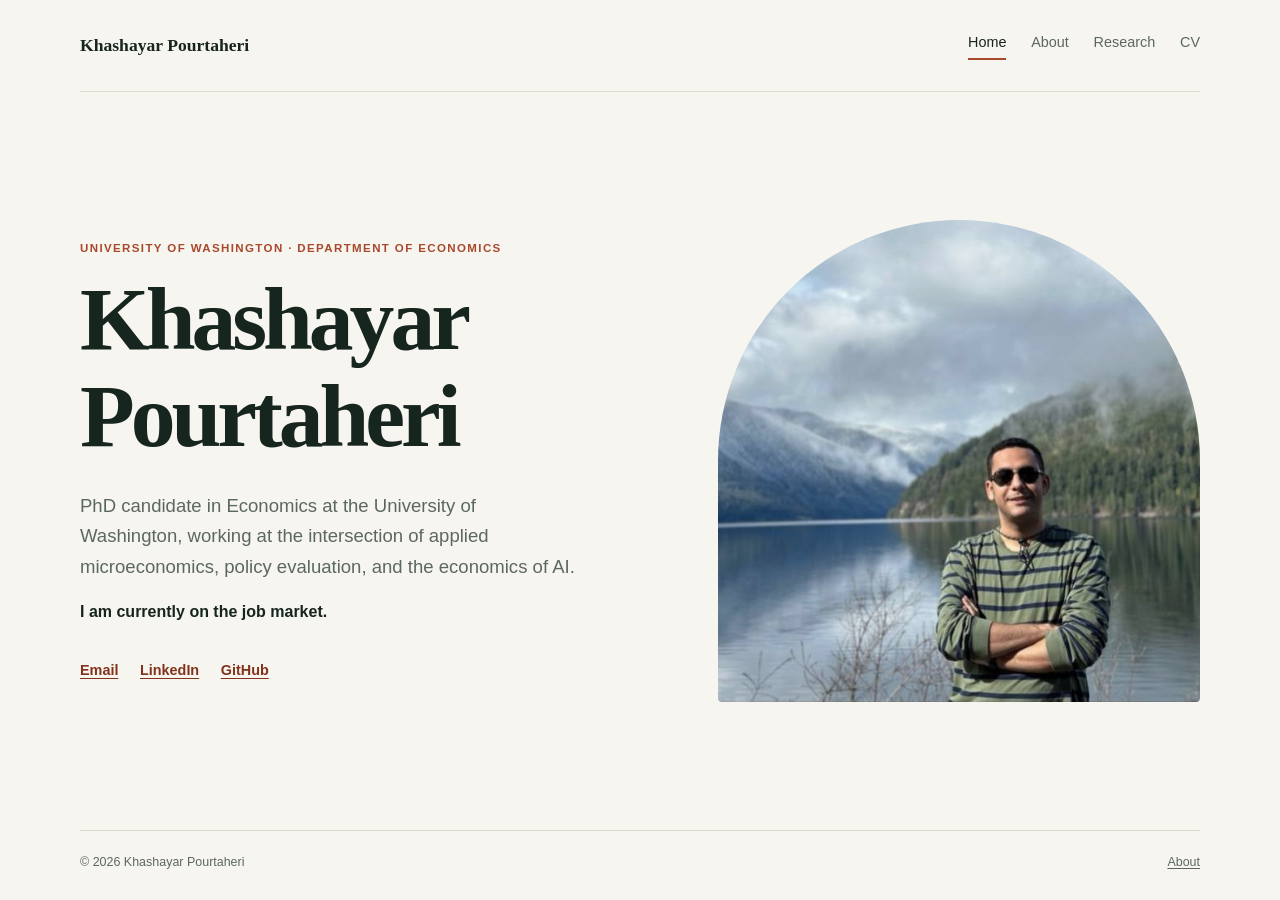
<file: index.html>
<!doctype html>
<html lang="en">
  <head>
    <meta charset="utf-8">
    <meta name="viewport" content="width=device-width, initial-scale=1">
    <meta name="description" content="Personal website of Khashayar Pourtaheri, PhD candidate in Economics at the University of Washington.">
    <title>Khashayar Pourtaheri | Economics</title>
    <link rel="stylesheet" href="assets/css/styles.css">
  </head>
  <body>
    <header class="site-header">
      <a class="wordmark" href="index.html">Khashayar Pourtaheri</a>
      <nav aria-label="Main navigation">
        <a class="active" href="index.html" aria-current="page">Home</a>
        <a href="about.html">About</a>
        <a href="research.html">Research</a>
        <a href="cv.html">CV</a>
      </nav>
    </header>

    <main class="hero">
      <section class="hero-copy" aria-labelledby="page-title">
        <p class="eyebrow">University of Washington · Department of Economics</p>
        <h1 id="page-title">Khashayar<br>Pourtaheri</h1>
        <p class="intro">PhD candidate in Economics at the University of Washington, working at the intersection of applied microeconomics, policy evaluation, and the economics of AI.</p>
        <p class="job-market">I am currently on the job market.</p>
        <div class="contact-links" aria-label="Contact and social links">
          <a href="mailto:khashayar.pourtaheri@gmail.com">Email</a>
          <a href="https://www.linkedin.com/in/khashayar-pourtahri" target="_blank" rel="noopener noreferrer">LinkedIn</a>
          <a href="https://github.com/PKh1994" target="_blank" rel="noopener noreferrer">GitHub</a>
        </div>
      </section>
      <figure class="hero-portrait">
        <img src="assets/images/khashayar-pourtaheri.jpg" alt="Khashayar Pourtaheri">
      </figure>
    </main>

    <footer>
      <span>© <span id="year"></span> Khashayar Pourtaheri</span>
      <a href="about.html">About</a>
    </footer>
    <script>document.getElementById("year").textContent = new Date().getFullYear();</script>
  </body>
</html>
</file>
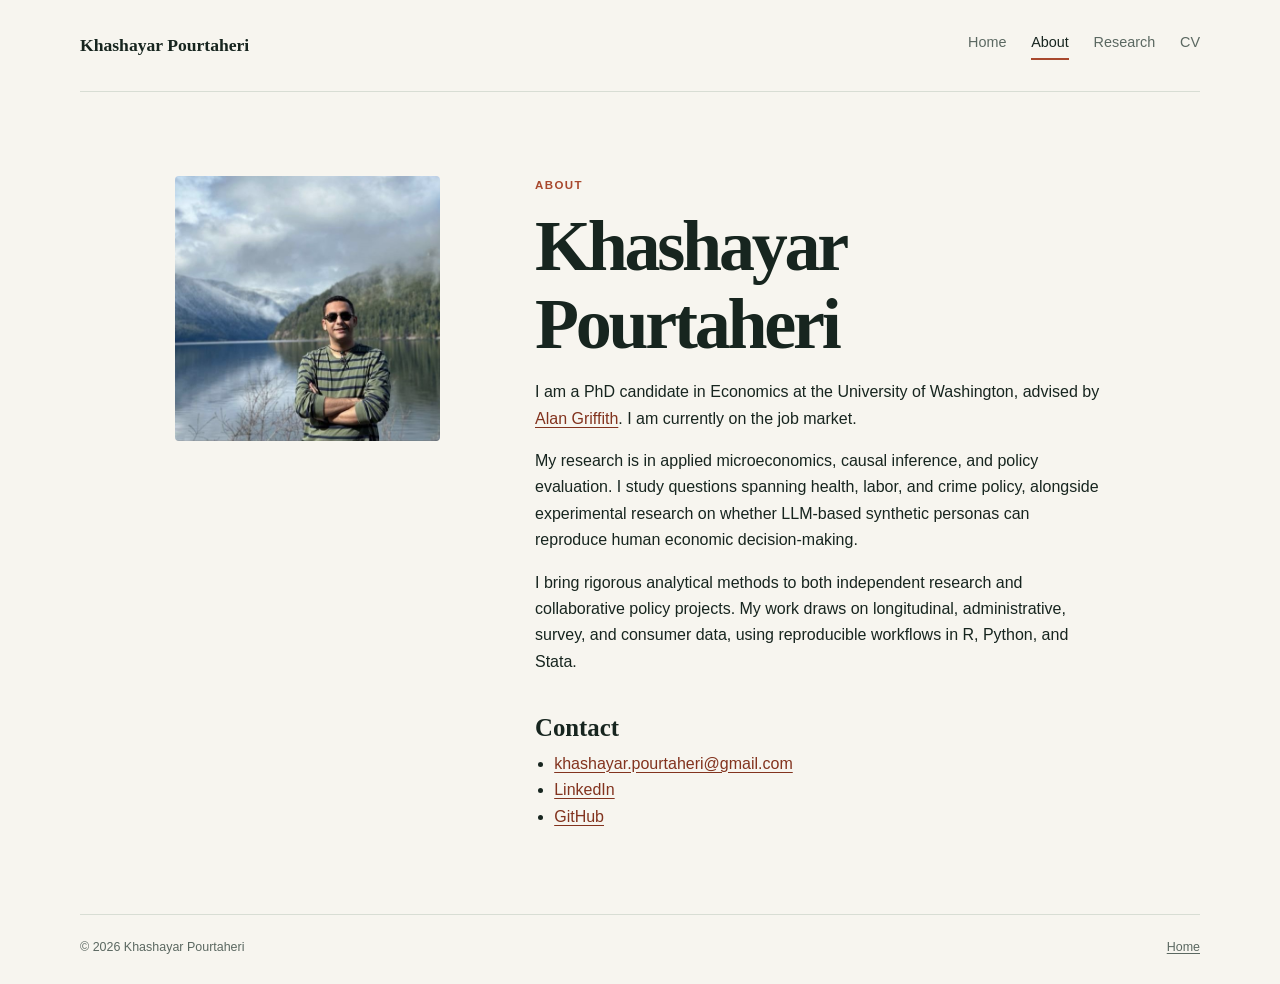
<file: about.html>
<!doctype html>
<html lang="en">
  <head>
    <meta charset="utf-8">
    <meta name="viewport" content="width=device-width, initial-scale=1">
    <meta name="description" content="About Khashayar Pourtaheri.">
    <title>About | Khashayar Pourtaheri</title>
    <link rel="stylesheet" href="assets/css/styles.css">
  </head>
  <body>
    <header class="site-header">
      <a class="wordmark" href="index.html">Khashayar Pourtaheri</a>
      <nav aria-label="Main navigation">
        <a href="index.html">Home</a>
        <a class="active" href="about.html" aria-current="page">About</a>
        <a href="research.html">Research</a>
        <a href="cv.html">CV</a>
      </nav>
    </header>

    <main class="page about-page">
      <aside class="page-portrait">
        <img src="assets/images/khashayar-pourtaheri.jpg" alt="Khashayar Pourtaheri">
      </aside>
      <article>
        <p class="eyebrow">About</p>
        <h1>Khashayar Pourtaheri</h1>
        <p>I am a PhD candidate in Economics at the University of Washington, advised by <a href="https://econ.washington.edu/people/alan-griffith" target="_blank" rel="noopener noreferrer">Alan Griffith</a>. I am currently on the job market.</p>
        <p>My research is in applied microeconomics, causal inference, and policy evaluation. I study questions spanning health, labor, and crime policy, alongside experimental research on whether LLM-based synthetic personas can reproduce human economic decision-making.</p>
        <p>I bring rigorous analytical methods to both independent research and collaborative policy projects. My work draws on longitudinal, administrative, survey, and consumer data, using reproducible workflows in R, Python, and Stata.</p>
        <h2>Contact</h2>
        <ul class="plain-list">
          <li><a href="mailto:khashayar.pourtaheri@gmail.com">khashayar.pourtaheri@gmail.com</a></li>
          <li><a href="https://www.linkedin.com/in/khashayar-pourtahri" target="_blank" rel="noopener noreferrer">LinkedIn</a></li>
          <li><a href="https://github.com/PKh1994" target="_blank" rel="noopener noreferrer">GitHub</a></li>
        </ul>
      </article>
    </main>

    <footer>
      <span>© <span id="year"></span> Khashayar Pourtaheri</span>
      <a href="index.html">Home</a>
    </footer>
    <script>document.getElementById("year").textContent = new Date().getFullYear();</script>
  </body>
</html>
</file>
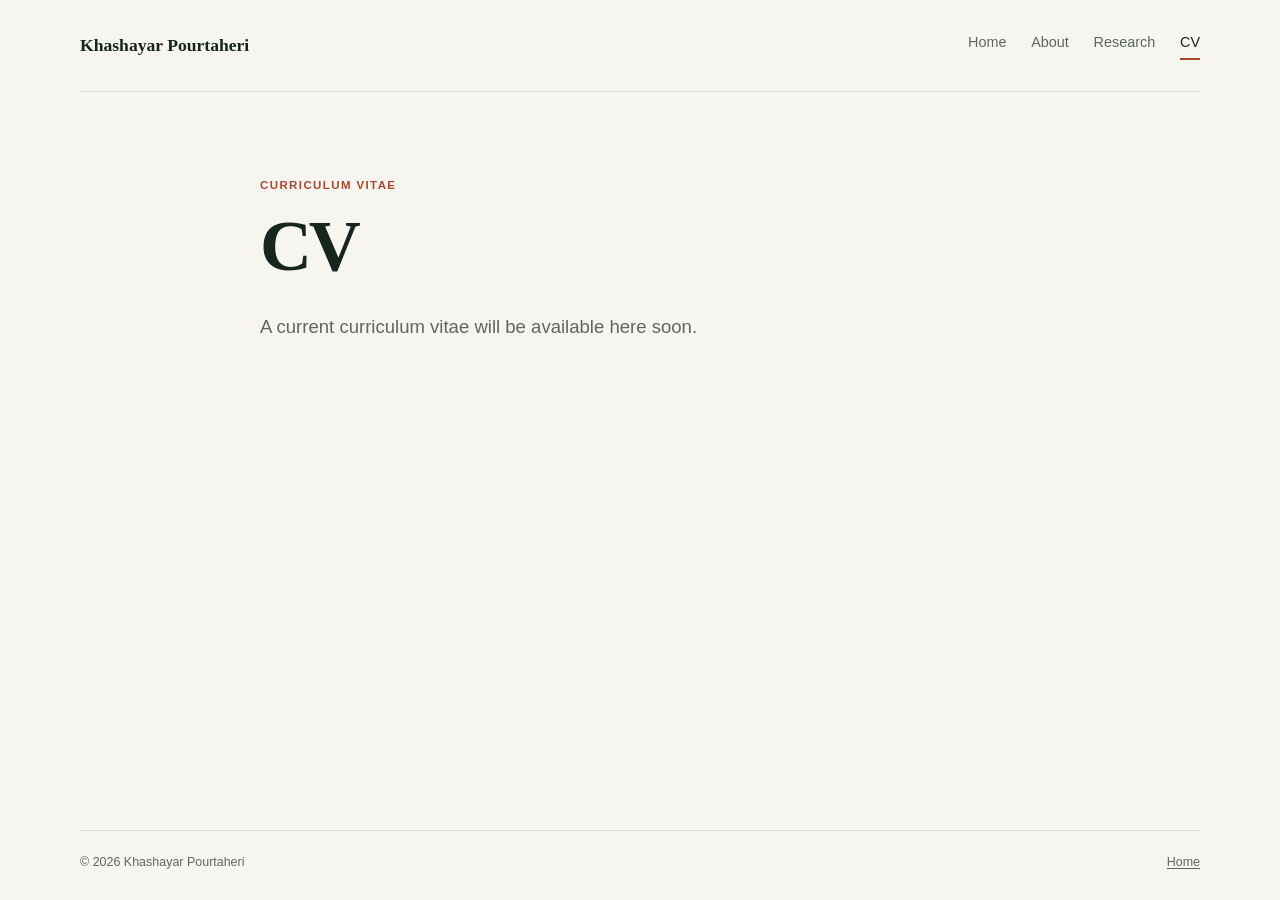
<file: cv.html>
<!doctype html>
<html lang="en">
  <head>
    <meta charset="utf-8">
    <meta name="viewport" content="width=device-width, initial-scale=1">
    <meta name="description" content="Curriculum vitae of Khashayar Pourtaheri.">
    <title>CV | Khashayar Pourtaheri</title>
    <link rel="stylesheet" href="assets/css/styles.css">
  </head>
  <body>
    <header class="site-header">
      <a class="wordmark" href="index.html">Khashayar Pourtaheri</a>
      <nav aria-label="Main navigation">
        <a href="index.html">Home</a>
        <a href="about.html">About</a>
        <a href="research.html">Research</a>
        <a class="active" href="cv.html" aria-current="page">CV</a>
      </nav>
    </header>

    <main class="page narrow-page">
      <p class="eyebrow">Curriculum vitae</p>
      <h1>CV</h1>
      <p class="intro">A current curriculum vitae will be available here soon.</p>
      
    </main>

    <footer>
      <span>© <span id="year"></span> Khashayar Pourtaheri</span>
      <a href="index.html">Home</a>
    </footer>
    <script>document.getElementById("year").textContent = new Date().getFullYear();</script>
  </body>
</html>
</file>
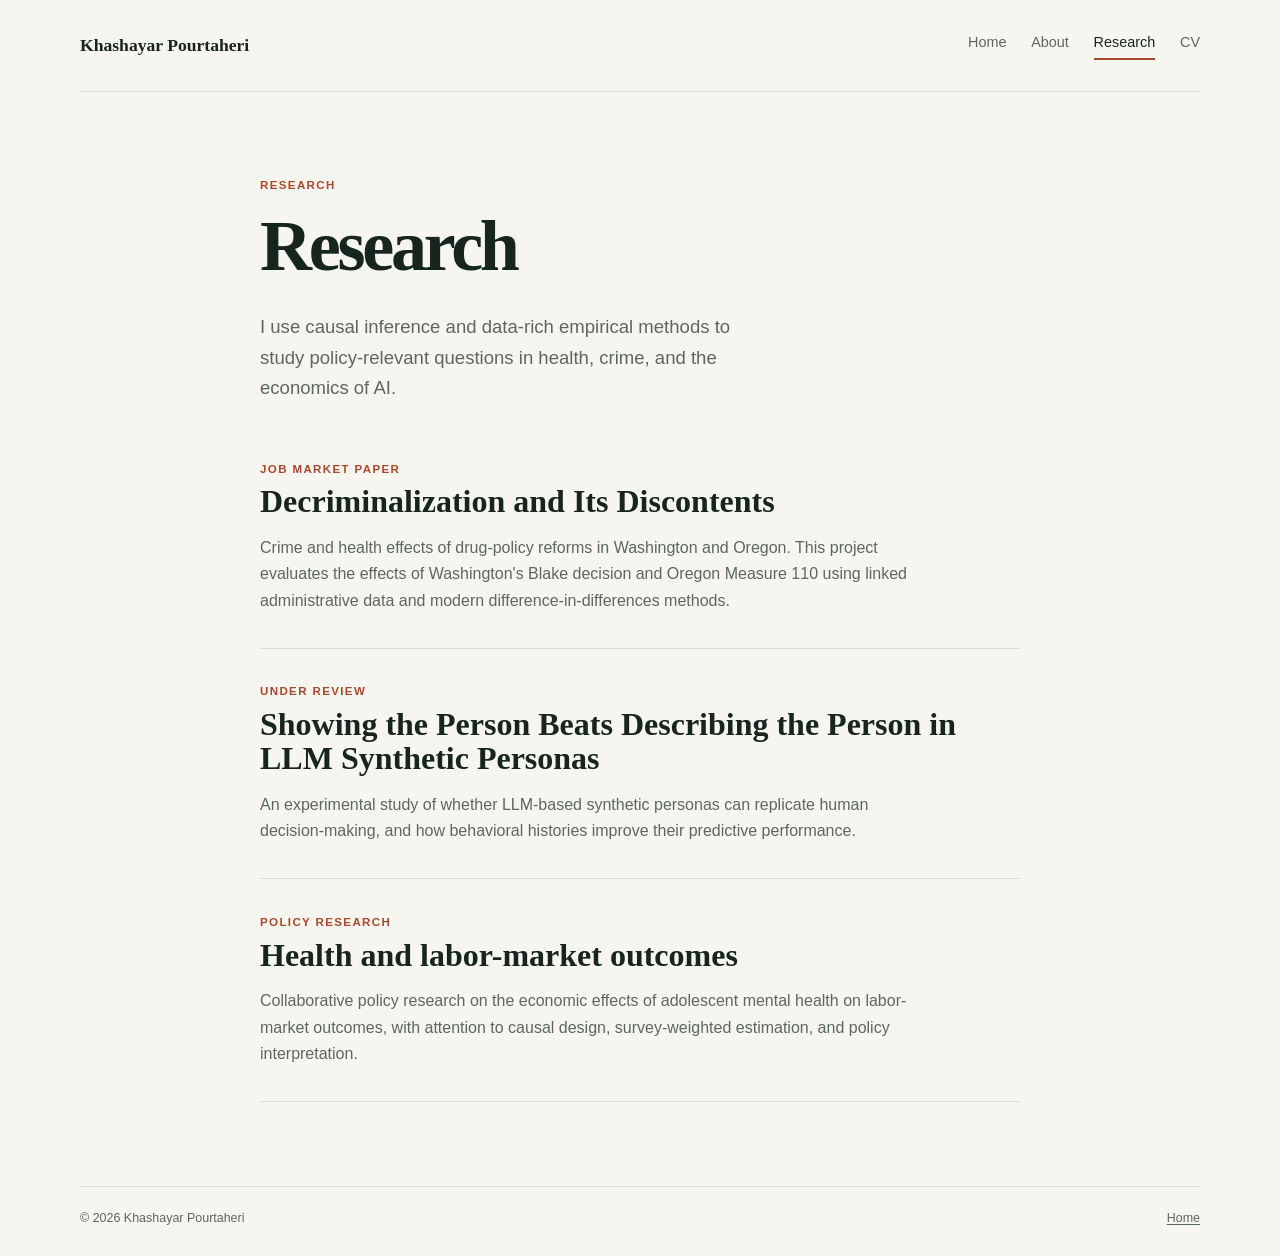
<file: research.html>
<!doctype html>
<html lang="en">
  <head>
    <meta charset="utf-8">
    <meta name="viewport" content="width=device-width, initial-scale=1">
    <meta name="description" content="Research by Khashayar Pourtaheri.">
    <title>Research | Khashayar Pourtaheri</title>
    <link rel="stylesheet" href="assets/css/styles.css">
  </head>
  <body>
    <header class="site-header">
      <a class="wordmark" href="index.html">Khashayar Pourtaheri</a>
      <nav aria-label="Main navigation">
        <a href="index.html">Home</a>
        <a href="about.html">About</a>
        <a class="active" href="research.html" aria-current="page">Research</a>
        <a href="cv.html">CV</a>
      </nav>
    </header>

    <main class="page narrow-page">
      <p class="eyebrow">Research</p>
      <h1>Research</h1>
      <p class="intro">I use causal inference and data-rich empirical methods to study policy-relevant questions in health, crime, and the economics of AI.</p>

      <section class="research-list" aria-label="Research projects">
        <article>
          <p class="project-label">Job market paper</p>
          <h2>Decriminalization and Its Discontents</h2>
          <p>Crime and health effects of drug-policy reforms in Washington and Oregon. This project evaluates the effects of Washington's Blake decision and Oregon Measure 110 using linked administrative data and modern difference-in-differences methods.</p>
        </article>
        <article>
          <p class="project-label">Under review</p>
          <h2>Showing the Person Beats Describing the Person in LLM Synthetic Personas</h2>
          <p>An experimental study of whether LLM-based synthetic personas can replicate human decision-making, and how behavioral histories improve their predictive performance.</p>
        </article>
        <article>
          <p class="project-label">Policy research</p>
          <h2>Health and labor-market outcomes</h2>
          <p>Collaborative policy research on the economic effects of adolescent mental health on labor-market outcomes, with attention to causal design, survey-weighted estimation, and policy interpretation.</p>
        </article>
      </section>
    </main>

    <footer>
      <span>© <span id="year"></span> Khashayar Pourtaheri</span>
      <a href="index.html">Home</a>
    </footer>
    <script>document.getElementById("year").textContent = new Date().getFullYear();</script>
  </body>
</html>
</file>
<file: assets/css/styles.css>
:root {
  --ink: #17251f;
  --muted: #5b6861;
  --paper: #f7f5ef;
  --line: #d8ddd4;
  --accent: #a8482d;
  --accent-dark: #82331e;
  --display: Georgia, "Times New Roman", serif;
  --body: "Helvetica Neue", Helvetica, Arial, sans-serif;
}

* { box-sizing: border-box; }

html { min-height: 100%; }

body {
  margin: 0;
  min-height: 100vh;
  color: var(--ink);
  background: var(--paper);
  font-family: var(--body);
  font-size: 16px;
  line-height: 1.65;
  display: flex;
  flex-direction: column;
}

a { color: var(--accent-dark); text-underline-offset: 0.18em; }
a:hover { color: var(--accent); }

.site-header, footer {
  width: min(1120px, calc(100% - 48px));
  margin-inline: auto;
}

.site-header {
  min-height: 92px;
  display: flex;
  align-items: center;
  justify-content: space-between;
  border-bottom: 1px solid var(--line);
}

.wordmark {
  color: var(--ink);
  font-family: var(--display);
  font-size: 1.1rem;
  font-weight: 700;
  text-decoration: none;
}

nav { display: flex; gap: 1.55rem; }
nav a { color: var(--muted); font-size: 0.9rem; text-decoration: none; }
nav a:hover, nav a.active { color: var(--ink); }
nav a.active { border-bottom: 2px solid var(--accent); padding-bottom: 0.2rem; }

.hero {
  width: min(1120px, calc(100% - 48px));
  margin: auto;
  padding: 72px 0;
  display: grid;
  grid-template-columns: 1.04fr 0.96fr;
  align-items: center;
  gap: clamp(48px, 9vw, 128px);
}

.eyebrow {
  margin: 0 0 0.8rem;
  color: var(--accent);
  font-size: 0.72rem;
  font-weight: 700;
  letter-spacing: 0.12em;
  text-transform: uppercase;
}

h1, h2 { font-family: var(--display); line-height: 1.08; }
h1 { margin: 0; font-size: clamp(3.1rem, 7vw, 5.9rem); letter-spacing: -0.045em; }
h2 { margin: 2.5rem 0 0.55rem; font-size: 1.55rem; }

.intro { max-width: 31rem; margin: 1.65rem 0 0; color: var(--muted); font-size: 1.16rem; }
.job-market { margin: 1rem 0 0; font-weight: 700; }

.contact-links { display: flex; flex-wrap: wrap; gap: 0.9rem 1.35rem; margin-top: 2.1rem; }
.contact-links a { font-size: 0.9rem; font-weight: 700; }

.hero-portrait { margin: 0; }
.hero-portrait img, .page-portrait img {
  display: block;
  width: 100%;
  object-fit: cover;
  filter: saturate(0.9);
}
.hero-portrait img { aspect-ratio: 1 / 1; border-radius: 50% 50% 4px 4px; }

.page {
  width: min(930px, calc(100% - 48px));
  flex: 1;
  margin: 0 auto;
  padding: 84px 0;
}
.about-page { display: grid; grid-template-columns: 265px minmax(0, 1fr); gap: clamp(42px, 8vw, 95px); align-items: start; }
.about-page h1, .narrow-page h1 { font-size: clamp(2.7rem, 6vw, 4.5rem); }
.about-page article { max-width: 590px; }
.page-portrait img { aspect-ratio: 1 / 1; border-radius: 4px; }
.plain-list { margin: 0; padding-left: 1.2rem; }
.narrow-page { max-width: 760px; }
.note { margin-top: 2.5rem; padding: 1.4rem 1.55rem; border-left: 3px solid var(--accent); background: #eeeae0; color: var(--muted); }
.note p { margin: 0; }
.research-list { margin-top: 3.5rem; }
.research-list article { padding: 0 0 2.1rem; margin-bottom: 2.1rem; border-bottom: 1px solid var(--line); }
.research-list article:last-child { margin-bottom: 0; }
.research-list h2 { margin: 0.35rem 0 0.75rem; font-size: clamp(1.45rem, 3vw, 2rem); }
.research-list p:last-child { max-width: 650px; margin-bottom: 0; color: var(--muted); }
.project-label { margin: 0; color: var(--accent); font-size: 0.72rem; font-weight: 700; letter-spacing: 0.12em; text-transform: uppercase; }

footer {
  padding: 1.35rem 0 1.7rem;
  border-top: 1px solid var(--line);
  color: var(--muted);
  display: flex;
  justify-content: space-between;
  font-size: 0.78rem;
}
footer a { color: inherit; }
.sr-only { position: absolute; width: 1px; height: 1px; margin: -1px; overflow: hidden; clip: rect(0, 0, 0, 0); }

@media (max-width: 680px) {
  .site-header { min-height: auto; padding: 1.35rem 0; align-items: flex-start; gap: 1rem; flex-direction: column; }
  nav { gap: 1.1rem; }
  .hero { grid-template-columns: 1fr; gap: 2.8rem; padding: 56px 0 70px; }
  .hero-copy { order: 2; }
  .hero-portrait { max-width: 320px; }
  .about-page { grid-template-columns: 1fr; gap: 2.4rem; }
  .page-portrait { max-width: 250px; }
  .page { padding: 55px 0 70px; }
}
</file>
